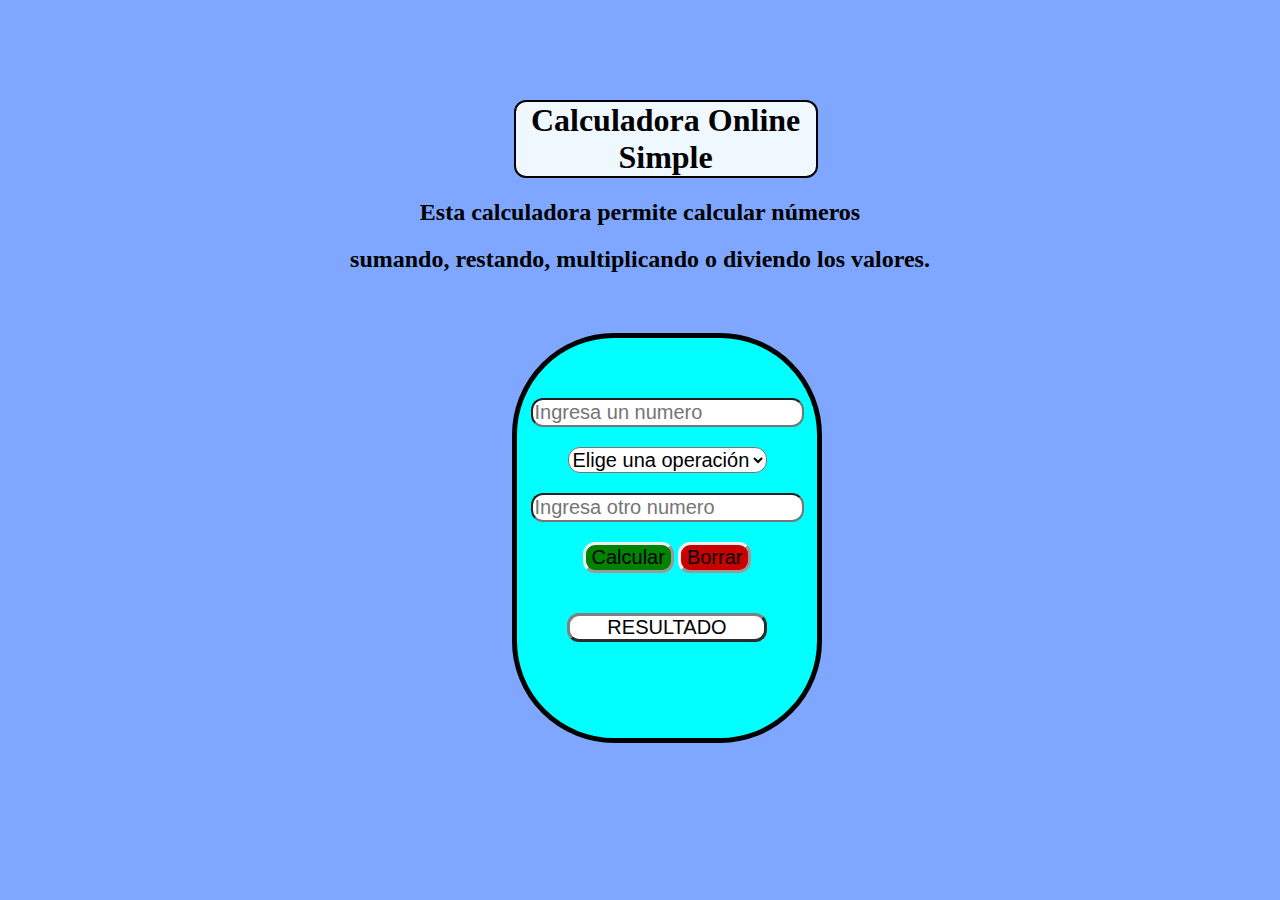
<file: practico1/index.html>
<!DOCTYPE html>
<html lang="en">

<head>
    <meta charset="UTF-8">
    <title>CALCULADORA ONLINE SIMPLE</title>
    <script src="main.js"></script>
    <link rel="stylesheet" href="style.css">
</head>

<body>
    <header></header>
    <main>
        <h1>Calculadora Online Simple</h1>
        <h2>Esta calculadora permite calcular números</h2>
        <h2 id="subtexto">sumando, restando, multiplicando o diviendo los valores.</h2>
        <div class="divGeneral">
            <!-- Input donde se ingresa el primer número a operar-->
            <input class="textElements" type="text" id="numero1" placeholder="Ingresa un numero">
            <!-- Este select nos permite elegir una de las operacions que deseamos realizar-->
            <select class="textElements" name="operaciones" id="operaciones">
                <option disabled selected id="disabled">Elige una operación</option>
                <option class="textElements" value="sumar">(+)Sumar</option>
                <option class="textElements" value="restar">(-)Restar</option>
                <option class="textElements" value="multiplicar">(*)Multiplicar</option>
                <option class="textElements" value="dividir">(/)Dividir</option>
            </select>
            <br>
            <!-- Input donde ingresa el segundo número a operar-->
            <input class="textElements" type="text" id="numero2" placeholder="Ingresa otro numero">
            <!-- Este botón llama a la función calcular y hace la operación solicitada-->
            <button type="submit" class="textElements" id="boton" onclick="calcular()">Calcular</button>
            <!-- Este botón llama a la función borrar y resetea los inputs-->
            <button type="reset" class="textElements" id="boton2" onclick="borrar()">Borrar</button>
            <!--Este párrafo nos muestra el resultado-->
            <p class="textElements" id="resultado">RESULTADO</p>
        </div>
    </main>
</body>

</html
</file>
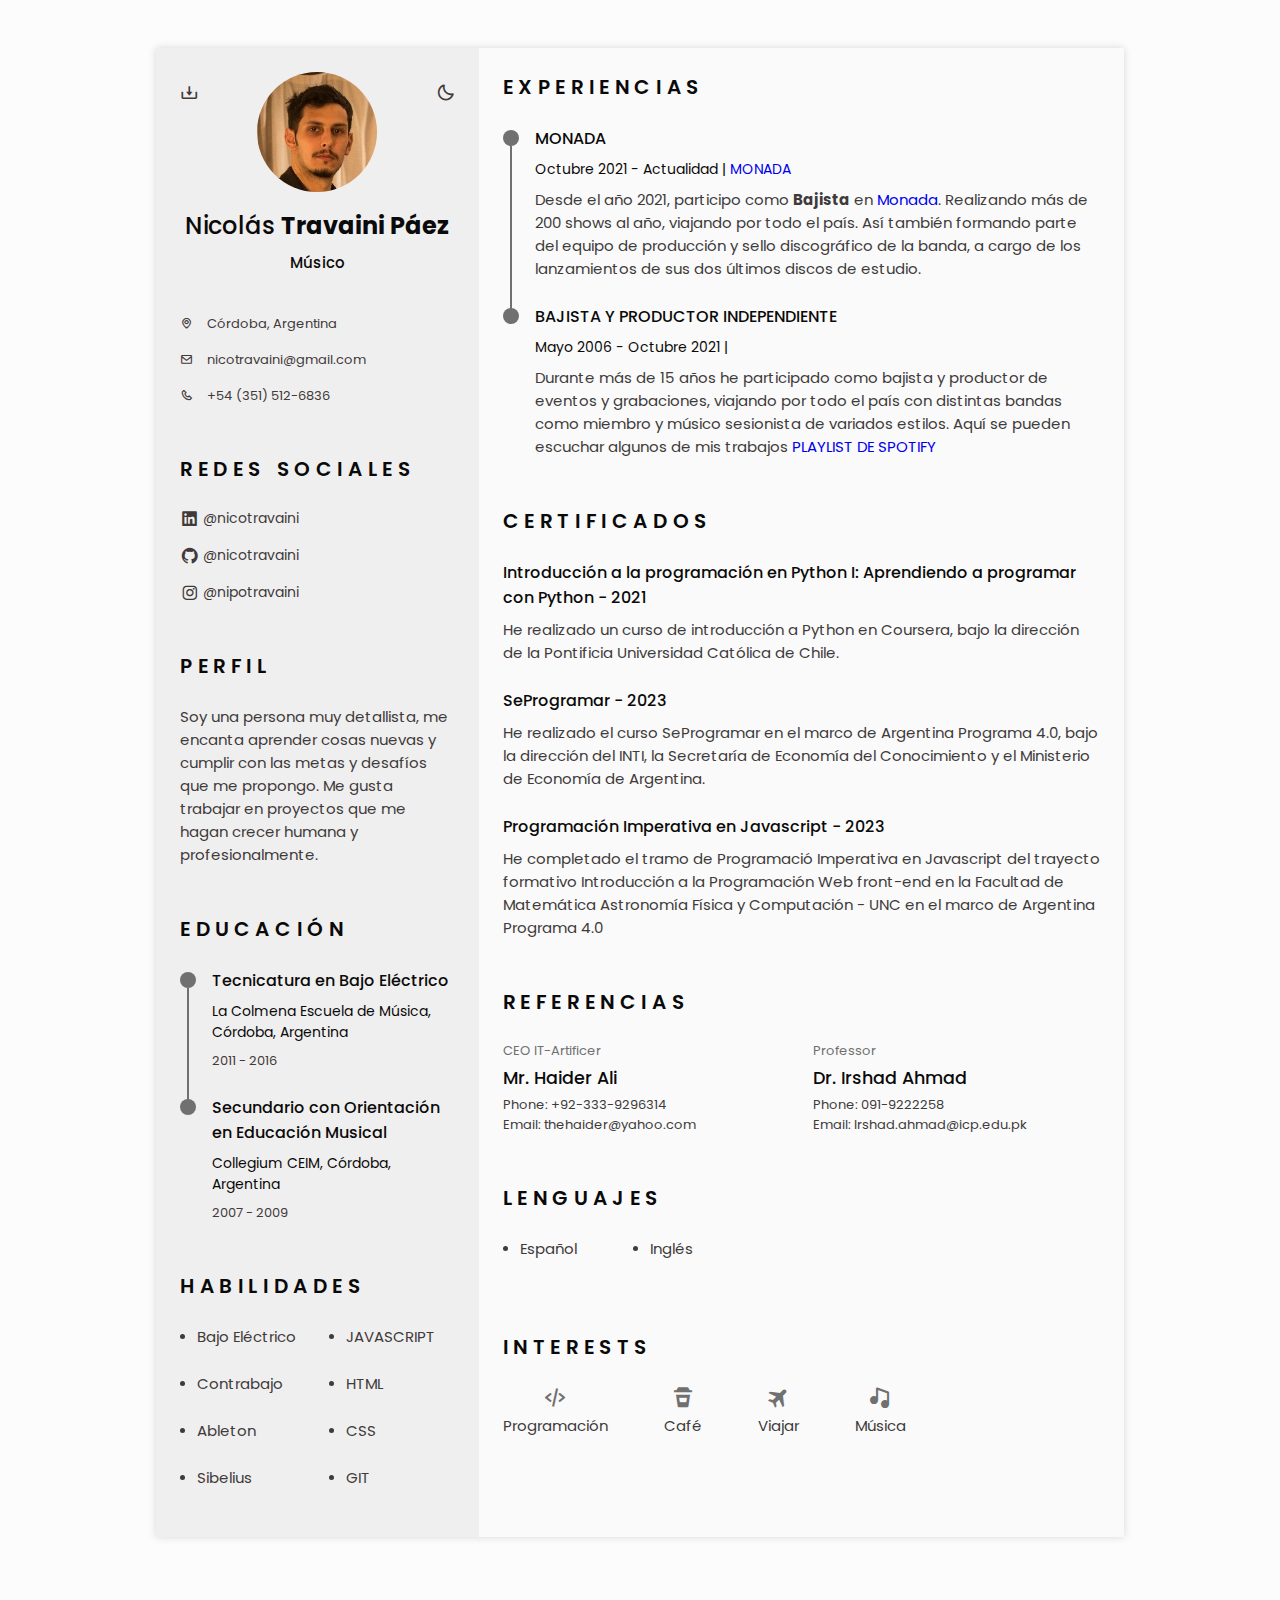
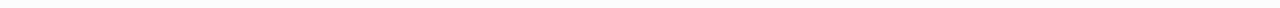
<file: Responsive-resume-master/index.html>
<!DOCTYPE html>
    <html lang="en">
    <head>
        <meta charset="UTF-8">
        <meta name="viewport" content="width=device-width, initial-scale=1.0">

        <!-- BOX ICONS -->
        <link rel="stylesheet" href="https://cdn.jsdelivr.net/npm/boxicons@latest/css/boxicons.min.css">

        <!-- CSS -->
        <link rel="stylesheet" href="assets/css/styles.css">

        <!-- Favicon -->
        <link rel="icon" href="assets/img/fotoCarnet.jpg"  type="image/jpg">

        <title>Nicolás Travaini Páez</title>
    </head>
    <body>
        <!-- HEADER -->
        <header class="l-header" id="header">
            <nav class="nav bd-container">
                <a href="#" class="nav_logo">Nicolás Travaini Páez</a>
                <div class="nav_menu" id="nav-menu">
                    <ul class="nav_list">
                        <li class="nav_item">
                            <a href="#home" class="nav_link active-link">
                                <i class='bx bx-home nav_icon'></i>Home
                            </a>
                        </li>
                        <li class="nav_item">
                            <a href="#profile" class="nav_link">
                                <i class='bx bx-user nav_icon'></i>Profile
                            </a>
                        </li>
                        <li class="nav_item">
                            <a href="#education" class="nav_link">
                                <i class='bx bx-book nav_icon'></i>Education
                            </a>
                        </li>
                        <li class="nav_item">
                            <a href="#skills" class="nav_link">
                                <i class='bx bx-receipt nav_icon'></i>Skills
                            </a>
                        </li>
                        <li class="nav_item">
                            <a href="#experience" class="nav_link">
                                <i class='bx bx-briefcase-alt nav_icon'></i>Experience
                            </a>
                        </li>
                        <li class="nav_item">
                            <a href="#certificate" class="nav_link">
                                <i class='bx bx-award nav_icon'></i>Certificate
                            </a>
                        </li>
                        <li class="nav_item">
                            <a href="#references" class="nav_link">
                                <i class='bx bx-link-external nav_icon'></i>References
                            </a>
                        </li>
                    </ul>
                </div>
                <div class="nav_toggle" id="nav-toggle">
                    <i class='bx bx-grid-alt'></i>
                </div>
            </nav>
        </header>

        <main class="l-main bd-container">
            <!-- All elements within this div, is generated in PDF -->
            <div class="resume" id="area-cv">
                <div class="resume__left">
                    <!-- HOME -->
                    <section class="home" id="home">
                        <div class="home_containter section bd-grid">
                            <div class="home_data bd-grid">
                                <img src="assets/img/fotoCarnet.jpg" alt="" class="home_img center">
                                <h1 class="home_title">Nicolás <b>Travaini Páez</b></h1>
                                <h3 class="home_profession">Músico</h3>
                                <!-- Button to generate and download the pdf. Available for desktop. -->
                                <div>
                                    <a href="assets/pdf/Nicolás-Travaini-Páez-Resume.jpg" download="" class="home_button-movil">Download</a>
                                </div>
                            </div>
                            <div class="home_address bd-grid">
                                <span class="home_information">
                                    <i class="bx bx-map"> &nbsp; </i> Córdoba, Argentina 
                                </span>
                                <span class="home_information">
                                    <i class="bx bx-envelope"> &nbsp; </i> nicotravaini@gmail.com
                                </span>
                                <span class="home_information">
                                    <i class="bx bx-phone"> &nbsp; </i> +54 (351) 512-6836
                                </span>
                            </div>
                        </div>
                        
                        <!-- Theme change button -->
                        <i class="bx bx-moon change-theme" title="Theme" id="theme-button"></i>
                        <!-- Button to generate and download the pdf. Available for desktop -->
                        <i class="bx bx-download generate-pdf" title="Generate PDF" id="resume-button"></i>
                    </section>          
                    
                    <!-- SOCIAL -->
                    <section class="social section">
                        <h2 class="section-title">REDES SOCIALES</h2>
                        <div class="social_container bd-grid">
                            <a href="https://www.linkedin.com/in/nicotravaini/" target="_blank" class="social_link">
                                <i class="bx bxl-linkedin-square social_icon"></i> @nicotravaini
                            </a>
                            <a href="https://github.com/nicotravaini/" target="_blank" class="social_link">
                                <i class="bx bxl-github social_icon"></i> @nicotravaini
                            </a>
                            <a href="https://instagram.com/nipotravaini" target="_blank" class="social_link">
                                <i class="bx bxl-instagram social_icon"></i> @nipotravaini
                            </a>
                        </div>
                    </section>
                    <!-- PROFILE -->
                    <section class="profile section" id="profile">
                        <h2 class="section-title">Perfil</h2>
                        <p class="profile_description">
                            Soy una persona muy detallista, me encanta aprender cosas nuevas y cumplir con las metas y desafíos que me propongo. Me gusta trabajar en proyectos que me hagan crecer humana y profesionalmente.
                        </p>
                    </section>
                    
                    <!-- EDUCATION -->
                    <section class="education section" id="education">
                        <h2 class="section-title">Educación</h2>
                        <div class="education_container bd-grid">
                            <div class="education_content">
                                <div class="education_time">
                                    <span class="education_rounder"></span>
                                    <span class="education_line"></span>
                                </div>
                                <div class="education_data bd-grid">
                                    <h3 class="education_title">Tecnicatura en Bajo Eléctrico</h3>
                                    <span class="education_studies">La Colmena Escuela de Música, Córdoba, Argentina</span>
                                    <span class="education_year">2011 - 2016</span>
                                </div>
                            </div>
                            <!-- <div class="education_content">
                                <div class="education_time">
                                    <span class="education_rounder"></span>
                                    <span class="education_line"></span>
                                </div>
                                <div class="education_data bd-grid">
                                    <h3 class="education_title">FACULTY OF SCIENCE</h3>
                                    <span class="education_studies">Leeds College Peshawar</span>
                                    <span class="education_year">2014 - 2016</span>
                                </div>
                            </div> -->
                            <div class="education_content">
                                <div class="education_time">
                                    <span class="education_rounder"></span>
                                    <!-- <span class="education_line"></span> -->
                                </div>
                                <div class="education_data bd-grid">
                                    <h3 class="education_title">Secundario con Orientación en Educación Musical</h3>
                                    <span class="education_studies">Collegium CEIM, Córdoba, Argentina</span>
                                    <span class="education_year">2007 - 2009</span>
                                </div>
                            </div>
                        </div>
                    </section>
                    <!-- SKILLS  -->
                    <section class="skills section" id="skills">
                        <h2 class="section-title">Habilidades</h2>
                        <div class="skills_content bd-grid">
                            <ul class="skills_data">
                                <li class="skills_name">
                                    <span class="skills_circle"></span> Bajo Eléctrico
                                </li>
                                <li class="skills_name">
                                    <span class="skills_circle"></span> Contrabajo
                                </li>
                                <li class="skills_name">
                                    <span class="skills_circle"></span> Ableton
                                </li>
                                <li class="skills_name">
                                    <span class="skills_circle"></span> Sibelius
                                </li>
                            </ul>
                            <ul class="skills_data">
                                <li class="skills_name">
                                    <span class="skills_circle"></span>JAVASCRIPT
                                </li>
                                <li class="skills_name">
                                    <span class="skills_circle"></span>HTML
                                </li>
                                <li class="skills_name">
                                    <span class="skills_circle"></span>CSS
                                </li>
                                <li class="skills_name">
                                    <span class="skills_circle"></span>GIT
                                </li>
                            </ul>
                        </div>
                    </section>
                </div>
                <div class="resume__right">
                    <!-- EXPERIENCE -->
                    <section class="experience section" id="experience">
                        <h2 class="section-title">Experiencias</h2>
                        <div class="experience_container bd-grid">
                            <div class="experience_content">
                                <div class="experience_time">
                                    <span class="experience_rounder"></span>
                                    <span class="experience_line"></span>
                                </div>
                                <div class="experience_data bd-grid">
                                    <h3 class="experience_title">MONADA</h3>
                                    <span class="experience_company">Octubre 2021 - Actualidad | <a href="https://instagram.com/monada_hermanosninci">MONADA</a> </span>
                                    <p class="experience_description">
                                        Desde el año 2021, participo como <b>Bajista</b> en <a href="https://instagram.com/monada_hermanosninci">Monada</a>. Realizando más de 200 shows al año, viajando por todo el país. Así también formando parte del equipo de producción y sello discográfico de la banda, a cargo de los lanzamientos de sus dos últimos discos de estudio.
                                    </p>
                                </div>
                            </div>
                            <div class="experience_content">
                                <div class="experience_time">
                                    <span class="experience_rounder"></span>
                                    <!-- <span class="experience_line"></span> -->
                                </div>
                                <div class="experience_data bd-grid">
                                    <h3 class="experience_title">BAJISTA Y PRODUCTOR INDEPENDIENTE</h3>
                                    <span class="experience_company">Mayo 2006 - Octubre 2021 | </span>
                                    <p class="experience_description">
                                        Durante más de 15 años he participado como bajista y productor de eventos y grabaciones, viajando por todo el país con distintas bandas como miembro y músico sesionista de variados estilos. Aquí se pueden escuchar algunos de mis trabajos <a href="https://open.spotify.com/playlist/0hvf8CYs0EPs13Cj0cCYDr?si=178af12b2ca24d52">PLAYLIST DE SPOTIFY</a>  
                                    </p>
                                </div>
                            </div>
                        </div>
                    </section>
                    <!-- CERTIFICATES -->
                    <section class="certificate section" id="certificate">
                        <h2 class="section-title">Certificados</h2>
                        <div class="certificate_container bd-grid">
                            <div class="certificate_content">
                                <h3 class="certificate_title">Introducción a la programación en Python I: Aprendiendo a programar con Python - 2021</h3>
                                <p class="certificate_description">
                                    He realizado un curso de introducción a Python en Coursera, bajo la dirección de la Pontificia Universidad Católica de Chile.
                                </p>
                            </div>
                            <div class="certificate_content">
                                <h3 class="certificate_title">SeProgramar - 2023</h3>
                                <p class="certificate_description">
                                    He realizado el curso SeProgramar en el marco de Argentina Programa 4.0, bajo la dirección del INTI, la Secretaría de Economía del Conocimiento y el Ministerio de Economía de Argentina.
                                </p>
                            </div>
                            <div class="certificate_content">
                                <h3 class="certificate_title">Programación
                                    Imperativa en Javascript - 2023</h3>
                                <p class="certificate_description">
                                    He completado el tramo de Programació Imperativa en Javascript del trayecto formativo Introducción a la Programación Web front-end en la Facultad de Matemática Astronomía Física y Computación - UNC en el marco de Argentina Programa 4.0
                                </p>
                        </div>
                    </section>
                    <!-- REFERENCES -->
                    <section class="references section" id="references">
                        <h2 class="section-title">Referencias</h2>
                        <div class="references_container bd-grid">
                            <div class="references_content bd-grid">
                                <span class="references_subtitle">CEO IT-Artificer</span>
                                <h3 class="references_title">Mr. Haider Ali</h3>
                                <ul class="references_contact">
                                    <li>Phone:  +92-333-9296314</li>
                                    <li>Email:  thehaider@yahoo.com</li>
                                </ul>
                            </div>
                            <div class="references_content bd-grid">
                                <span class="references_subtitle">Professor</span>
                                <h3 class="references_title">Dr. Irshad Ahmad</h3>
                                <ul class="references_contact">
                                    <li>Phone:  091-9222258</li>
                                    <li>Email:  Irshad.ahmad@icp.edu.pk</li>
                                </ul>
                            </div>
                        </div>
                    </section>
                    <!-- LANGUAGES -->
                    <section class="languages section">
                        <h2 class="section-title">Lenguajes</h2>
                        <div class="languages_container">
                            <ul class="languages_content bd-grid">
                                <li class="languages_name">
                                    <span class="languages_circle"></span> Español
                                </li>
                                <li class="languages_name">
                                    <span class="languages_circle"></span> Inglés
                                </li>
                            </ul>
                        </div>
                    </section>
                    
                    <!-- INTERESTS -->
                    <section class="interests section">
                        <h2 class="section-title">Interests</h2>
                        <div class="interests_container bd-grid">
                            <div class="interests_content">
                                <i class='bx bx-code-alt interests_icon'></i>
                                <span class="interests_name">Programación</span>
                            </div>
                            <div class="interests_content">
                                <i class='bx bxs-coffee-togo interests_icon' ></i>
                                <span class="interests_name">Café</span>
                            </div>
                            <div class="interests_content">
                                <i class="bx bxs-plane-alt interests_icon"></i>
                                <span class="interests_name">Viajar</span>
                            </div>
                            <div class="interests_content">
                                <i class="bx bxs-music interests_icon "></i>
                                <span class="interests_name">Música</span>
                            </div>
                        </div>
                    </section>
                </div>
            </div>        
        </main> 

        <!-- SCROLL TOP -->
            <a href="#" class="scrolltop" id="scrolltop">
                <i class="bx bx-up-arrow-alt scrolltop_icon"></i>
            </a>

        <!-- HTML2PDF -->
        <script src="assets/js/html2pdf.bundle.min.js"></script>
        
        <!-- MAIN JS -->
        <script src="assets/js/main.js"></script>
    </body> <br>
</html>
</file>
<file: practico1/style.css>
/* Esta primer parte del código da forma al fondo y al título y subtítulo*/
main{
    margin-top: 100px;
}
body{
    background-color: rgb(000, 080, 255, 0.5);
    align-items: center;
    text-align: center;

}
h1{
    background-color: aliceblue;
    text-align: center;
    border: 2px solid;
    border-radius: 12px;
    width: 300px;
    position: relative;
    left: 40%;
    right: 40%;
}
#subtexto{
    margin-top: 0px;
    margin-bottom: 60px;
}

/* La clase divGeneral se encarga de dar forma, color y ubicación 
al fonde de la calculadora */
.divGeneral{
    background-color: aqua;
    border: 5px solid black;
    border-radius: 102px;
    height: 400px;
    width: 300px;
    position: absolute;
    left: 40%;
    right: 40%;
}

/* La clase textElements le da formato a toda la parte interactiva 
de la calculadora */
.textElements{
    font-family: Verdana, Geneva, Tahoma, sans-serif;
    background-color:rgb(255, 255, 255);
    border-radius: 12px;
    font-size: 20px;
    margin-top: 20px;
}

/* Todo lo que sigue acá abajo son especificaciones particulares
que necesitaba en algunos elementos específicos */
#resultado{
    border: medium outset grey;
    margin: 10px 50px;
}
#boton {
    background-color: rgb(1, 130, 1);
    border: medium outset;
    margin-bottom: 30px;
}
#boton2 {
    background-color: rgb(200, 1, 1);
    border: medium outset;
    margin-bottom: 30px;
}
#numero1{
    margin-top: 20%;
}
</file>
<file: Responsive-resume-master/assets/css/styles.css>
/* GOOGLE FONTS */
@import url('https://fonts.googleapis.com/css2?family=Poppins:wght@400;500;600&display=swap');

/* VARIABLES CSS */
:root {
  --header-height: 3rem;

  /* Colors */
  --title-color: #0b0a0a;
  --text-color: #403a3a;
  --text-color-light: #707070;
  --container-color: #fafafa;
  --container-color-alt: #f0efef;
  --body-color: #fcfcfc;

  /* Font and typography */
  --body-font: 'Poppins', sans-serif;
  --h1-font-size: 1.5rem;
  --h2-font-size: 1.25rem;
  --h3-font-size: 1rem;
  --normal-font-size: 0.938rem;
  --small-font-size: 0.875rem;
  --smaller-font-size: 0.813rem;

  /* Font weight */
  --font-medium: 500;
  --font-semi-bold: 600;

  /* Margins */
  --mb-1: 0.5rem;
  --mb-2: 1rem;
  --mb-3: 1.5rem;

  /* z index */
  --z-tooltip: 10;
  --z-fixed: 100;
}

/* BASE */
*,
::before,
::after {
  box-sizing: border-box;
}

html {
  scroll-behavior: smooth;
}

/* Variables Dark theme */
body.dark-theme{
  --title-color: #F2F2F2;
  --text-color: #BFBFBF;
  --container-color: #212121;
  --container-color-alt: #181616;
  --body-color: #2B2B2B;
}


/* Button Dark/Light */
.change-theme{
  position: absolute;
  right: 0;
  top: 2.2rem;
  display: flex;
  color: var(--text-color);
  font-size: 1.2rem;
  cursor: pointer;
}

.change-theme:hover{
  color: var(--text-color);
}
/* Font size variables to scale cv */
body.scale-cv{
  --h1-font-size: .938rem;
  --h2-font-size: .938rem;
  --h3-font-size: .875rem;
  --normal-font-size: 0.813rem;
  --small-font-size: 0.75rem;
  --smaller-font-size: 0.688rem;
}
/* Generate PDF button */
.generate-pdf{
  display: none;
  position: absolute;
  top: 2.2rem;
  left: 0;
  font-size: 1.2rem;
  color: var(--text-color);
  cursor: pointer;
}

.generate-pdf:hover{
  color: var(--title-color);
}
/* Classes modified to reduce size and print on A4 sheet */
.scale-cv .change-theme,
.scale-cv .generate-pdf{
  display: none;
}

.scale-cv .bd-container{
  max-width: 700px;
}

.scale-cv .section{
  padding: 1.5rem 0 .80rem;
}

.scale-cv .section-title{
  margin-bottom: .75rem;
}

.scale-cv .resume_left,
.scale-cv .resume_right{
  padding: 0 1rem;
}

.scale-cv .home_img{
  width: 85px;
  height: 85px;
}

.scale-cv .home_container{
  gap: 1rem;
}

.scale-cv .home_data{
  gap: .10rem;
}

.scale-cv .profile_description {
  font-size: 12px;
}

.scale-cv .home_address,
.scale-cv .social_container{
  gap: .55rem;
}

.scale-cv .home_icon,
.scale-cv .social_icon,
.scale-cv .interests_icon{
  font-size: 1rem;
}

.scale-cv .education_container,
.scale-cv .experience_container,
.scale-cv .certificate_container{
  gap: 0;
}

.scale-cv .education_time,
.scale-cv .experience_time{
  padding-right: 1rem;
}

.scale-cv .education_rounder,
.scale-cv .experience_rounder{
  width: 11px;
  height: 11px;
  margin-top: .2rem;
}

.scale-cv .education_line{
  width: 1px;
  height: 70px;
  transform: translate(5px, 0);
}

.scale-cv .education_title,
.scale-cv .education_studies{
  font-size: 12px;
}

.scale-cv .experience_line{
  width: 1px;
  height: 130px;
  transform: translate(5px, 0);
}

.scale-cv .education_data,
.scale-cv .experience_data{
  gap: .20rem;
  font-size: 12px;
}


.scale-cv .skills_name{
  margin-bottom: var(--mb-1);
  font-size: 13px;
}

.scale-cv .interests_container{
  column-gap: 1.5rem;
  font-size: 10px;
}

body {
  margin: 0 0 var(--header-height) 0;
  padding: 0;
  font-family: var(--body-font);
  font-size: var(--normal-font-size);
  background-color: var(--body-color);
  color: var(--text-color);
}

h1,
h2,
h3,
ul,
p {
  margin: 0;
}

h1,
h2,
h3 {
  color: var(--title-color);
  font-weight: var(--font-medium);
}

ul {
  padding: 0;
  list-style: none;
}

a {
  text-decoration: none;
}

img {
  max-width: 100%;
  height: auto;
}

/* CLASS CSS */
.section {
  padding: 1.5rem 0;
}

.section-title {
  font-size: var(--h2-font-size);
  color: var(--title-color);
  font-weight: var(--font-semi-bold);
  text-transform: uppercase;
  letter-spacing: 0.35rem;
  text-align: center;
  margin-bottom: var(--mb-3);
}

/* LAYOUT */
.bd-container {
  max-width: 968px;
  width: calc(100% - 3rem);
  margin-left: var(--mb-3);
  margin-right: var(--mb-3);
}

.bd-grid {
  display: grid;
  gap: 1.5rem;
}

.l-header {
  width: 100%;
  position: fixed;
  bottom: 0;
  left: 0;
  z-index: var(--z-fixed);
  background-color: var(--body-color);
  box-shadow: 0 -1px 4px rgba(0, 0, 0, 0.1);
  transition: 0.3s;
}

/* NAV */
.nav {
  height: var(--header-height);
  display: flex;
  justify-content: space-between;
  align-items: center;
}

@media screen and (max-width: 968px) {
  .nav_menu {
    position: fixed;
    bottom: -100%;
    left: 0;
    width: 100%;
    padding: 2rem 1.5rem;
    background-color: var(--body-color);
    box-shadow: 0 1px 4px rgba(0, 0, 0, .1);
    border-radius: 1rem 1rem 0 0;
    z-index: var(--z-fixed)
    transition: 0.3s;
  }

.nav_logo, .nav_toggle {
  color: var(--title-color);
  font-weight: var(--font-medium);
}

.nav_toggle{
  font-size: 1.2rem;
  cursor: pointer;
}

.nav_item {
  text-align: center;
}

.nav_list {
  display: grid;
  grid-template-columns: repeat(3, 1fr);
  gap: 2rem;
}

.nav_link{
  display: flex;
  flex-direction: column;
  font-size: var(--smaller-font-size);
  color: var(--text-color-light);
  font-weight: var(--font-medium);
}

.nav_link:hover{
  color: var(--title-color);
}

.nav_icon {
  font-size: 1.2rem;
  margin-bottom: var(--mb-1);
}

/* Show menu */
.show-menu{
  bottom: var(--header-height);
}

/* Active menu link */
.active-link{
  color: var(--title-color);
}
}
/* HOME */
.home{
  position: relative;
}
.home_container{
  gap: 3rem;
}

.home_data{
  gap: .5rem;
  text-align: center;
}

.home_img{
  width: 120px;
  height: 120px;
  margin: auto;
  border-radius: 50%;
  justify-content: center;
  margin-bottom: var(--mb-1);
}

.home_title {
  font-size: var(--h1-font-size);
}

.home_profession{
  font-size: var(--normal-font-size);
  margin-bottom: var(--mb-1);
}

.home_address{
  gap: 1rem;
}

.home_information{
  display: flex;
  align-items: center;
  font-size: var(--smaller-font-size);
}

.home_icon {
  font-size: 1.2rem;
  margin-right: 25rem;
}

.home_button-movil{
  display: inline-block;
  border: 2px solid var(--text-color);
  color: var(--title-color);
  padding: 1rem 2rem;
  border-radius: 25rem;
  transition: .3s;
  font-weight: var(--font-medium);
  margin-top: var(--mb-3);
}

.home_button-movil:hover{
  background-color: var(--text-color);
  color: var(--container-color);
}

/* SOCIAL */
.social_container{
  grid-template-columns: max-content;
  gap: 1rem;
}

.social_link{
  display: inline-flex;
  align-items: center;
  font-size: var(--small-font-size);
  color: var(--text-color);
}

.social_link:hover{
  color: var(--title-color);
}

.social_icon{
  font-size: 1.2rem;
  margin-right: .25rem;
}
/* PROFILE */
.profile_description{
  text-align: center;
}
/* EDUCATION AND EXPERIENCE */
.education_content,
.experience_content{
  display: flex;
}

.education_time,
.experience_time{
  padding-right: 1rem;
}

.education_rounder,
.experience_rounder{
  position: relative;
  display: block;
  width: 16px;
  height: 16px;
  background-color: var(--text-color-light);
  border-radius: 50%;
  margin-top: .25rem;
}

.education_line,
.experience_line{
  display: block;
  width: 2px;
  height: 110%;
  background-color: var(--text-color-light);
  transform: translate(7px, 0);
}

.education_data,
.experience_data{
  gap: .5rem;
}

.education_title,
.experience_title{
  font-size: var(--h3-font-size);
}

.education_studies,
.experience_company{
  font-size: var(--small-font-size);
  color: var(--title-color);
}

.education_year{
  font-size: var(--smaller-font-size);
}
/* SKILLS AND LANGUAGES */
.skills_content,
.languages_content{
  grid-template-columns: repeat(2, 1fr);
}

.languages_content{
  gap: 0;
}

.skills_name,
.languages_name{
  display: flex;
  align-items: center;
  margin-bottom: var(--mb-3);
}

.skills_circle,
.languages_circle{
  display: inline-block;
  width: 5px;
  height: 5px;
  background-color: var(--text-color);
  border-radius: 50%;
  margin-right: .75rem;
}
/* CERTIFICATES */
.certificate_title{
  font-size: var(--h3-font-size);
  margin-bottom: var(--mb-1);
}
/* REFERENCES */
.references_content{
  gap: .25rem;
}

.references_subtitle{
  color: var(--text-color-light);
}

.references_subtitle,
.references_contact{
  font-size: var(--smaller-font-size);
}
/* INTERESTS */
.interests_container{
  grid-template-columns: repeat(3, 1fr);
  margin-top: var(--mb-2);
}

.interests_content{
  display: flex;
  flex-direction: column;
  align-items: center;
}

.interests_icon{
  font-size: 1.5rem;
  color: var(--text-color-light);
  margin-bottom: .25rem;
}
/* Scroll top */
.scrolltop{
  position: fixed;
  right: 1rem;
  bottom: 5rem;
  display: flex;
  justify-content: center;
  align-items: center;
  padding: .3rem;
  background-color: var(--container-color-alt);
  border-radius: .4rem;
  z-index: var(--z-tooltip);
  transition: .4s;
  /* visibility: hidden; */
}

.scrolltop_icon{
  font-size: 1.2rem;
  color: var(--text-color);
}

.show-scroll{
  visibility: visible;
  bottom: 5rem;
}
/*========== MEDIA QUERIES ==========*/
/* For small devices, menu two columns */
@media screen and (max-width: 320px){
  .nav_list{
    grid-template-columns: repeat(2, 1fr);
    gap: 1rem .5rem;
  }
}


/* Classes modified for large screen size */
@media screen and (min-width: 968px){
  body{
    margin: 3rem 0;
  }

  .bd-container{
    margin: auto;
    margin-right: auto;
  }

  .l-header,
  .scrolltop{
    display: none;
  }

  .resume{
    display: grid;
    grid-template-columns: .5fr 1fr;
    background-color: var(--container-color);
    box-shadow: 0 0 8px rgba(13, 12, 12, .15);
  }

  .resume__left{
    background-color: var(--container-color-alt);
  }

  .resume__left,
  .resume__right{
    padding: 0 1.5rem;
  }

  .generate-pdf{
    display: inline-block;
  }

  .section-title,
  .profile_description{
    text-align: initial;
    gap: 0;
  }

  .home__container{
    gap: 1.5rem;
  }

  .home_button-movil{
    display: none;
  }

  .references_container{
    grid-template-columns: repeat(2, 1fr);
  }

  .languages_content{
    grid-template-columns: repeat(3, max-content);
    column-gap: 3.5rem;
  }

  .interests_container{
    grid-template-columns: repeat(4, max-content);
    column-gap: 3.5rem;
  }
}
</file>
